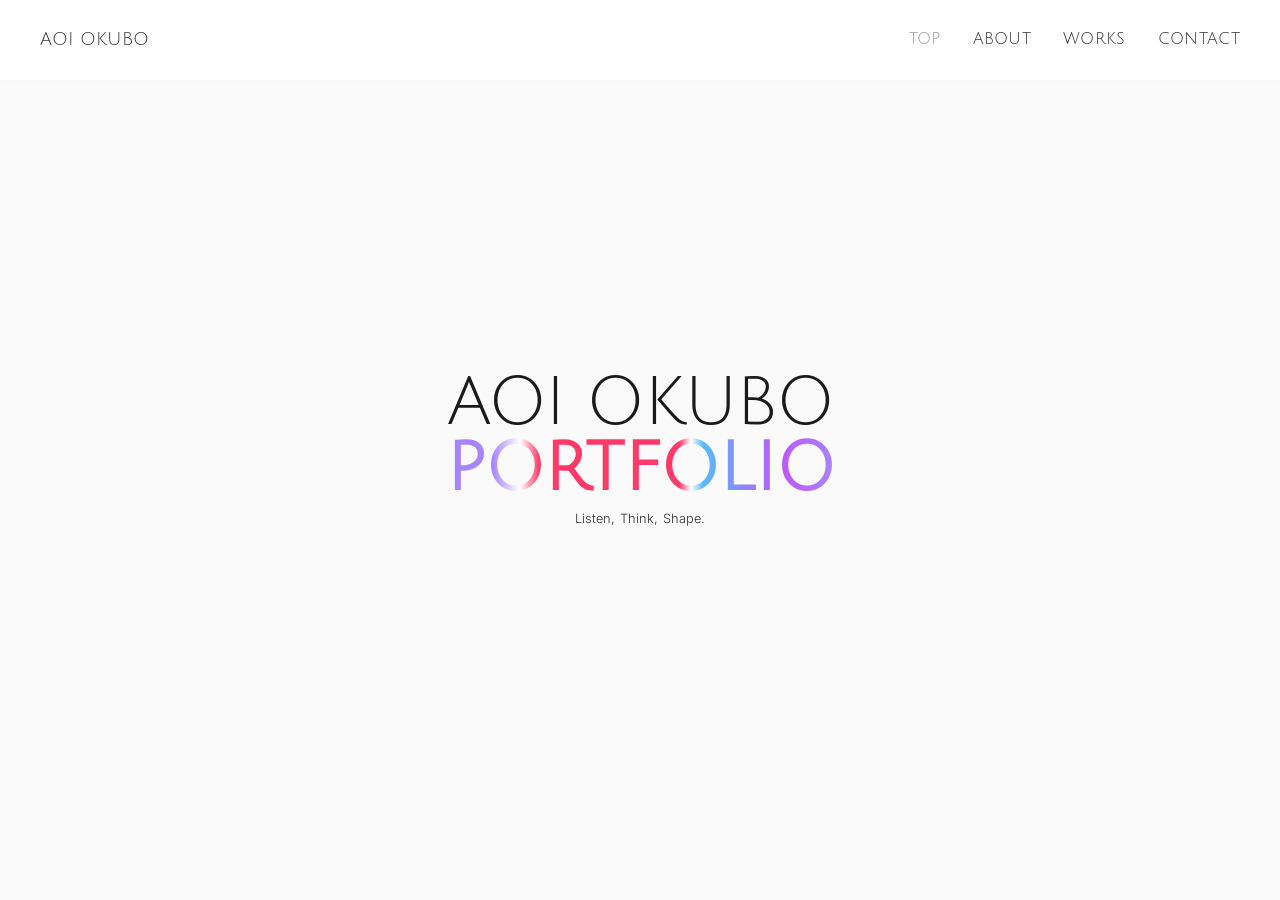
<file: index.html>
<!DOCTYPE html>
<html lang="ja">
<head>
  <meta charset="UTF-8">
  <meta name="viewport" content="width=device-width, initial-scale=1.0">
  <title>AOI OKUBO PORTFOLIO</title>
  <link rel="stylesheet" href="css/style.css">
  <link rel="stylesheet" href="https://fonts.googleapis.com/css2?family=Inter:wght@300;400&display=swap">
  <style>
    /* ===== TOP Page Specific ===== */
    body {
      overflow: hidden;
    }

    .hero {
      height: 100dvh;
      display: flex;
      align-items: center;
      justify-content: center;
      flex-direction: column;
      text-align: center;
      user-select: none;
    }

    .hero-name {
      font-family: 'Julius Sans One', sans-serif;
      font-weight: 400;
      font-size: clamp(40px, 5.2vw, 68px);
      letter-spacing: -0.03em;
      text-transform: uppercase;
      color: #1a1a1a;
      line-height: 100%;
      margin-bottom: 0;
    }

    .hero-title {
      font-family: 'Julius Sans One', sans-serif;
      font-weight: 700;
      font-size: clamp(40px, 5.2vw, 68px);
      letter-spacing: 0em;
      text-transform: uppercase;
      background: linear-gradient(90deg,rgba(166, 133, 255, 1) 0%, rgba(166, 133, 255, 1) 12%, rgba(255, 255, 255, 1) 19%, rgba(255, 58, 105, 1) 24%, rgba(255, 58, 105, 1) 60%, rgba(255, 255, 255, 1) 63%, rgba(87, 187, 251, 1) 66%, rgba(192, 87, 251, 1) 86%, rgba(166, 133, 255, 1) 100%);
      -webkit-background-clip: text;
      -webkit-text-fill-color: transparent;
      background-clip: text;
      line-height: 100%;
      margin-bottom: 4px;
    }

    .hero-subtitle {
      font-family: 'Inter', sans-serif;
      font-weight: 300;
      font-size: clamp(12px, 1vw, 16px);
      letter-spacing: 0.01em;
      color: #333333;
    }
  </style>
</head>
<body>

  <header>
    <a href="index.html" class="logo">AOI OKUBO</a>
    <nav>
      <a href="index.html" class="active">TOP</a>
      <a href="about.html">ABOUT</a>
      <a href="works.html">WORKS</a>
      <a href="contact.html">CONTACT</a>
    </nav>
    <button class="hamburger" id="hamburger" aria-label="メニューを開く">
      <span></span><span></span><span></span>
    </button>
  </header>

  <nav class="mobile-nav" id="mobile-nav">
    <button class="mobile-nav-close" id="mobile-nav-close" aria-label="閉じる">
      <svg xmlns="http://www.w3.org/2000/svg" viewBox="0 0 24 24" fill="none" stroke="currentColor" stroke-width="1.5" stroke-linecap="round">
        <line x1="4" y1="4" x2="20" y2="20"/><line x1="20" y1="4" x2="4" y2="20"/>
      </svg>
    </button>
    <a href="index.html" class="active">TOP</a>
    <a href="about.html">ABOUT</a>
    <a href="works.html">WORKS</a>
    <a href="contact.html">CONTACT</a>
  </nav>

  <main class="hero">
    <p class="hero-name">AOI OKUBO</p>
    <p class="hero-title">PORTFOLIO</p>
    <p class="hero-subtitle">Listen, Think, Shape.</p>
  </main>

  <script src="js/main.js"></script>
</body>
</html>
</file>
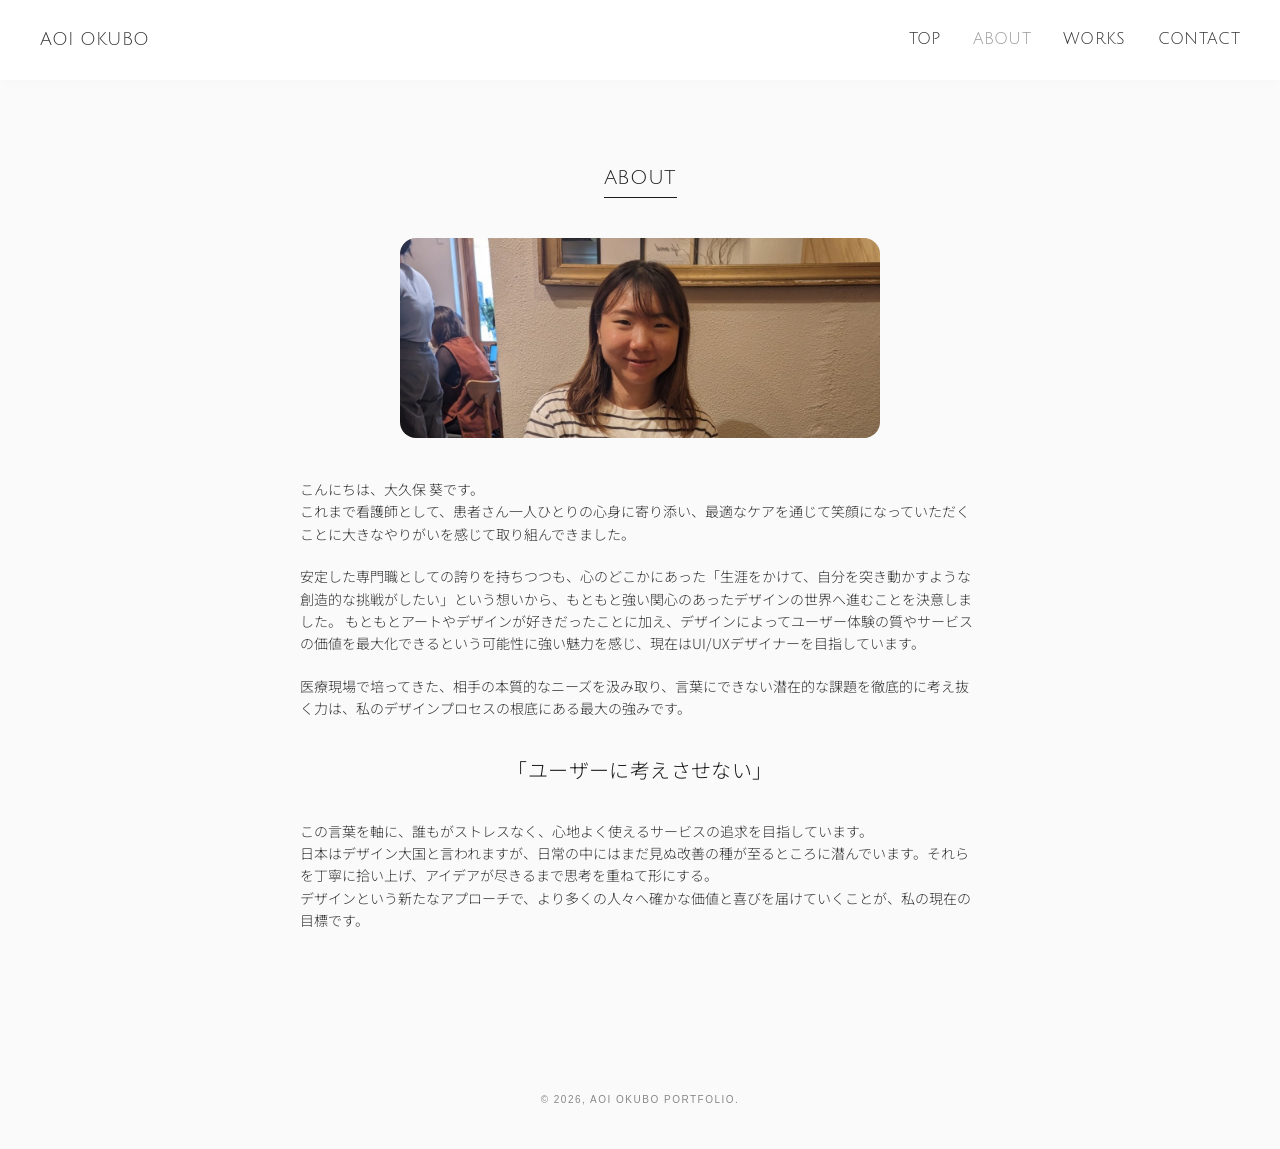
<file: about.html>
<!DOCTYPE html>
<html lang="ja">
<head>
  <meta charset="UTF-8">
  <meta name="viewport" content="width=device-width, initial-scale=1.0">
  <title>ABOUT | AOI OKUBO PORTFOLIO</title>
  <link rel="stylesheet" href="css/style.css">
  <style>
    /* ===== ABOUT Page Specific ===== */
    .about-section {
      max-width: 760px;
      margin: 0 auto;
      padding: 80px 40px 100px;
    }

    .about-title-wrapper {
      text-align: center;
      margin-bottom: 40px;
    }

    .about-photo {
      width: 480px;
      height: 200px;
      object-fit: cover;
      border-radius: 16px;
      margin: 0 auto 40px;
      display: block;
    }

    .about-photo-placeholder {
      width: 400px;
      height: 200px;
      background-color: #e8e8e8;
      border-radius: 16px;
      margin: 0 auto 40px;
    }

    .about-text {
      font-size: 14px;
      line-height: 1.6;
      color: #333333;
      margin-bottom: 20px;
    }

    .about-quote {
      text-align: center;
      font-family: 'Noto Sans JP', sans-serif;
      font-size: 20px;
      font-weight: 300;
      letter-spacing: 0.02em;
      margin: 32px 0 32px;
      color: #1a1a1a;
    }

    @media (max-width: 600px) {
      .about-section {
        padding: 60px 24px 80px;
      }

      .about-photo {
        width: 100%;
        height: 220px;
      }
    }
  </style>
</head>
<body>

  <header>
    <a href="index.html" class="logo">AOI OKUBO</a>
    <nav>
      <a href="index.html">TOP</a>
      <a href="about.html" class="active">ABOUT</a>
      <a href="works.html">WORKS</a>
      <a href="contact.html">CONTACT</a>
    </nav>
    <button class="hamburger" id="hamburger" aria-label="メニューを開く">
      <span></span><span></span><span></span>
    </button>
  </header>

  <nav class="mobile-nav" id="mobile-nav">
    <button class="mobile-nav-close" id="mobile-nav-close" aria-label="閉じる">
      <svg xmlns="http://www.w3.org/2000/svg" viewBox="0 0 24 24" fill="none" stroke="currentColor" stroke-width="1.5" stroke-linecap="round">
        <line x1="4" y1="4" x2="20" y2="20"/><line x1="20" y1="4" x2="4" y2="20"/>
      </svg>
    </button>
    <a href="index.html">TOP</a>
    <a href="about.html" class="active">ABOUT</a>
    <a href="works.html">WORKS</a>
    <a href="contact.html">CONTACT</a>
  </nav>

  <div class="page-wrapper">
    <section class="about-section">

      <div class="about-title-wrapper">
        <h1 class="section-title">ABOUT</h1>
      </div>

      <img
        src="images/profile.png"
        alt="大久保 葵"
        class="about-photo fade-in"
      >

      <p class="about-text fade-in">
        こんにちは、大久保 葵です。<br>
        これまで看護師として、患者さん一人ひとりの心身に寄り添い、最適なケアを通じて笑顔になっていただくことに大きなやりがいを感じて取り組んできました。
      </p>

      <p class="about-text fade-in">
        安定した専門職としての誇りを持ちつつも、心のどこかにあった「生涯をかけて、自分を突き動かすような創造的な挑戦がしたい」という想いから、もともと強い関心のあったデザインの世界へ進むことを決意しました。
        もともとアートやデザインが好きだったことに加え、デザインによってユーザー体験の質やサービスの価値を最大化できるという可能性に強い魅力を感じ、現在はUI/UXデザイナーを目指しています。
      </p>

      <p class="about-text fade-in">
        医療現場で培ってきた、相手の本質的なニーズを汲み取り、言葉にできない潜在的な課題を徹底的に考え抜く力は、私のデザインプロセスの根底にある最大の強みです。
      </p>

      <p class="about-quote fade-in">「ユーザーに考えさせない」</p>

      <p class="about-text fade-in">
        この言葉を軸に、誰もがストレスなく、心地よく使えるサービスの追求を目指しています。<br>
        日本はデザイン大国と言われますが、日常の中にはまだ見ぬ改善の種が至るところに潜んでいます。それらを丁寧に拾い上げ、アイデアが尽きるまで思考を重ねて形にする。<br>
        デザインという新たなアプローチで、より多くの人々へ確かな価値と喜びを届けていくことが、私の現在の目標です。
      </p>

    </section>
  </div>

  <footer class="site-footer">
      <p class="footer-copy fade-in">© 2026, AOI OKUBO PORTFOLIO.</p>
      
    </footer>
  
  <script src="js/main.js"></script>
</body>
</html>
</file>
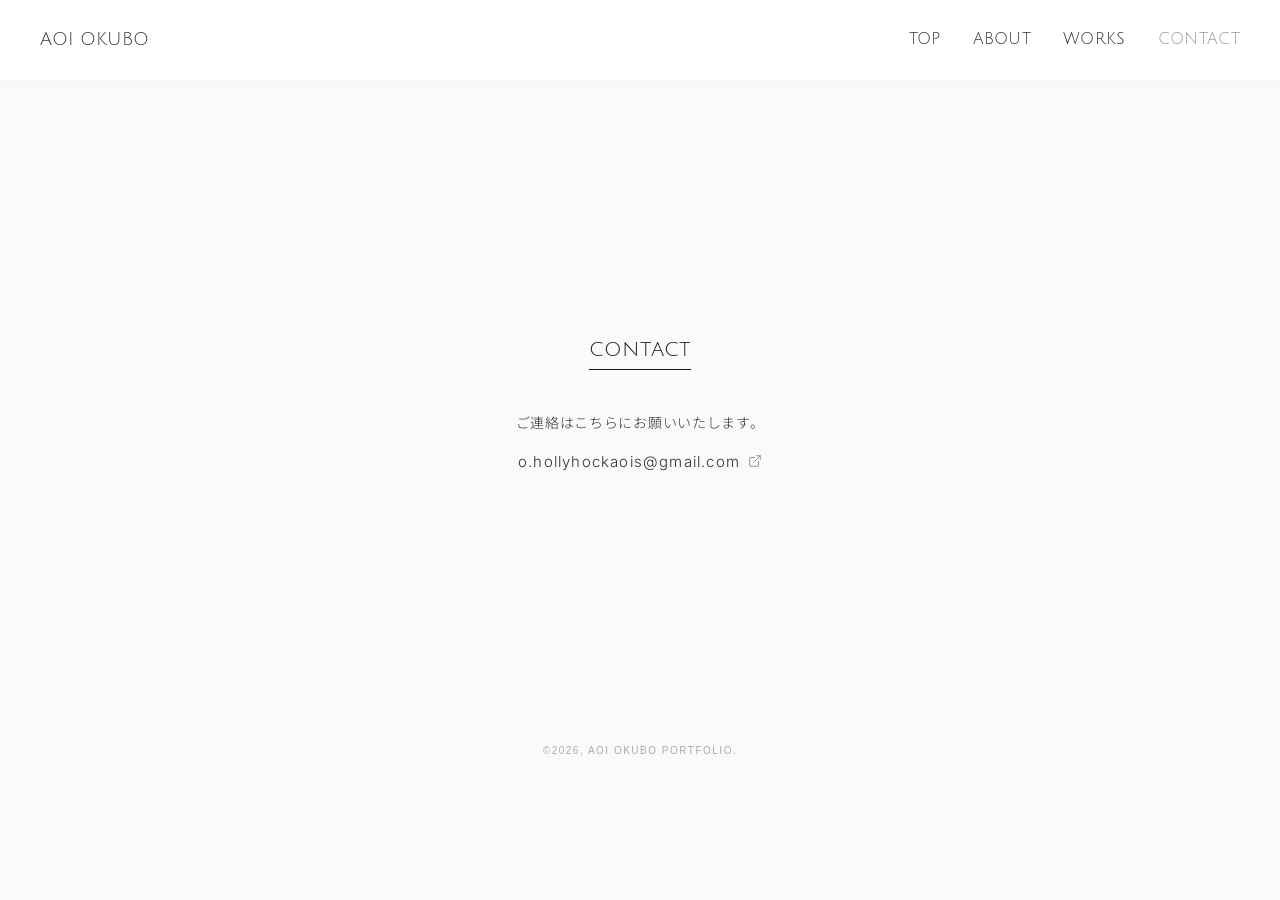
<file: contact.html>
<!DOCTYPE html>
<html lang="ja">
<head>
  <meta charset="UTF-8">
  <meta name="viewport" content="width=device-width, initial-scale=1.0">
  <title>CONTACT | AOI OKUBO PORTFOLIO</title>
  <link rel="stylesheet" href="css/style.css">
  <link rel="stylesheet" href="https://fonts.googleapis.com/css2?family=Inter:wght@300;400&display=swap">
  <style>
    /* ===== CONTACT Page Specific ===== */
    .contact-wrapper {
      min-height: calc(100vh - 80px);
      display: flex;
      flex-direction: column;
      justify-content: center;
    }

    .contact-section {
      text-align: center;
      padding: 80px 40px 60px;
      flex: 1;
      display: flex;
      flex-direction: column;
      align-items: center;
      justify-content: center;
    }

    .contact-title-wrapper {
      margin-bottom: 40px;
    }

    .contact-lead {
      font-size: 14px;
      color: #333333;
      margin-bottom: 12px;
      letter-spacing: 0.05em;
    }

    .contact-email {
      display: inline-flex;
      align-items: center;
      gap: 8px;
      font-family: 'Inter', sans-serif;
      font-weight: 300;
      font-size: 15px;
      letter-spacing: 0.08em;
      text-transform: none;
      color: #333333;
      border-bottom: 1px solid transparent;
      transition: border-color 0.25s ease, color 0.25s ease;
      padding-bottom: 2px;
    }

    .contact-email:hover {
      border-color: #333333;
      color: #555;
      opacity: 0.5
    }

    .contact-email svg {
      width: 14px;
      height: 14px;
      flex-shrink: 0;
      opacity: 0.6;
    }

    /* ===== Footer ===== */
    .site-footer {
      text-align: center;
      padding: 32px 20px 40px;
    }

    .footer-copy {
      font-family: 'Josefin Sans', sans-serif;
      font-weight: 300;
      font-size: 10px;
      letter-spacing: 0.15em;
      color: #aaa;
      margin-bottom: 20px;
    }

    .footer-social {
      display: flex;
      justify-content: center;
      align-items: center;
      gap: 24px;
    }

    .footer-social a {
      display: flex;
      align-items: center;
      transition: opacity 0.2s ease;
    }

    .footer-social a:hover {
      opacity: 0.5;
    }

    .footer-social img {
      display: block;
    }

    .footer-social img.icon-x {
      width: 20px;
      height: 20px;
    }

    .footer-social img.icon-note {
      width: 20px;
      height: 20px;
    }

    @media (max-width: 600px) {
      .contact-section {
        padding: 60px 24px 40px;
      }
    }
  </style>
</head>
<body>

  <header>
    <a href="index.html" class="logo">AOI OKUBO</a>
    <nav>
      <a href="index.html">TOP</a>
      <a href="about.html">ABOUT</a>
      <a href="works.html">WORKS</a>
      <a href="contact.html" class="active">CONTACT</a>
    </nav>
    <button class="hamburger" id="hamburger" aria-label="メニューを開く">
      <span></span><span></span><span></span>
    </button>
  </header>

  <nav class="mobile-nav" id="mobile-nav">
    <button class="mobile-nav-close" id="mobile-nav-close" aria-label="閉じる">
      <svg xmlns="http://www.w3.org/2000/svg" viewBox="0 0 24 24" fill="none" stroke="currentColor" stroke-width="1.5" stroke-linecap="round">
        <line x1="4" y1="4" x2="20" y2="20"/><line x1="20" y1="4" x2="4" y2="20"/>
      </svg>
    </button>
    <a href="index.html">TOP</a>
    <a href="about.html">ABOUT</a>
    <a href="works.html">WORKS</a>
    <a href="contact.html" class="active">CONTACT</a>
  </nav>

  <div class="page-wrapper contact-wrapper">

    <section class="contact-section">
      <div class="contact-title-wrapper">
        <h1 class="section-title fade-in">CONTACT</h1>
      </div>

      <p class="contact-lead fade-in">ご連絡はこちらにお願いいたします。</p>

      <a
        href="mailto:o.hollyhockaois@gmail.com"
        class="contact-email fade-in"
        target="_blank"
        rel="noopener noreferrer"
      >
        o.hollyhockaois@gmail.com
        <!-- 外部リンクアイコン -->
        <svg xmlns="http://www.w3.org/2000/svg" viewBox="0 0 24 24" fill="none" stroke="currentColor" stroke-width="1.5" stroke-linecap="round" stroke-linejoin="round">
          <path d="M18 13v6a2 2 0 0 1-2 2H5a2 2 0 0 1-2-2V8a2 2 0 0 1 2-2h6"/>
          <polyline points="15 3 21 3 21 9"/>
          <line x1="10" y1="14" x2="21" y2="3"/>
        </svg>
      </a>
    </section>

    <footer class="site-footer">
      <p class="footer-copy fade-in">©2026, AOI OKUBO PORTFOLIO.</p>
      
    </footer>

  </div>

  <script src="js/main.js"></script>
</body>
</html>
</file>
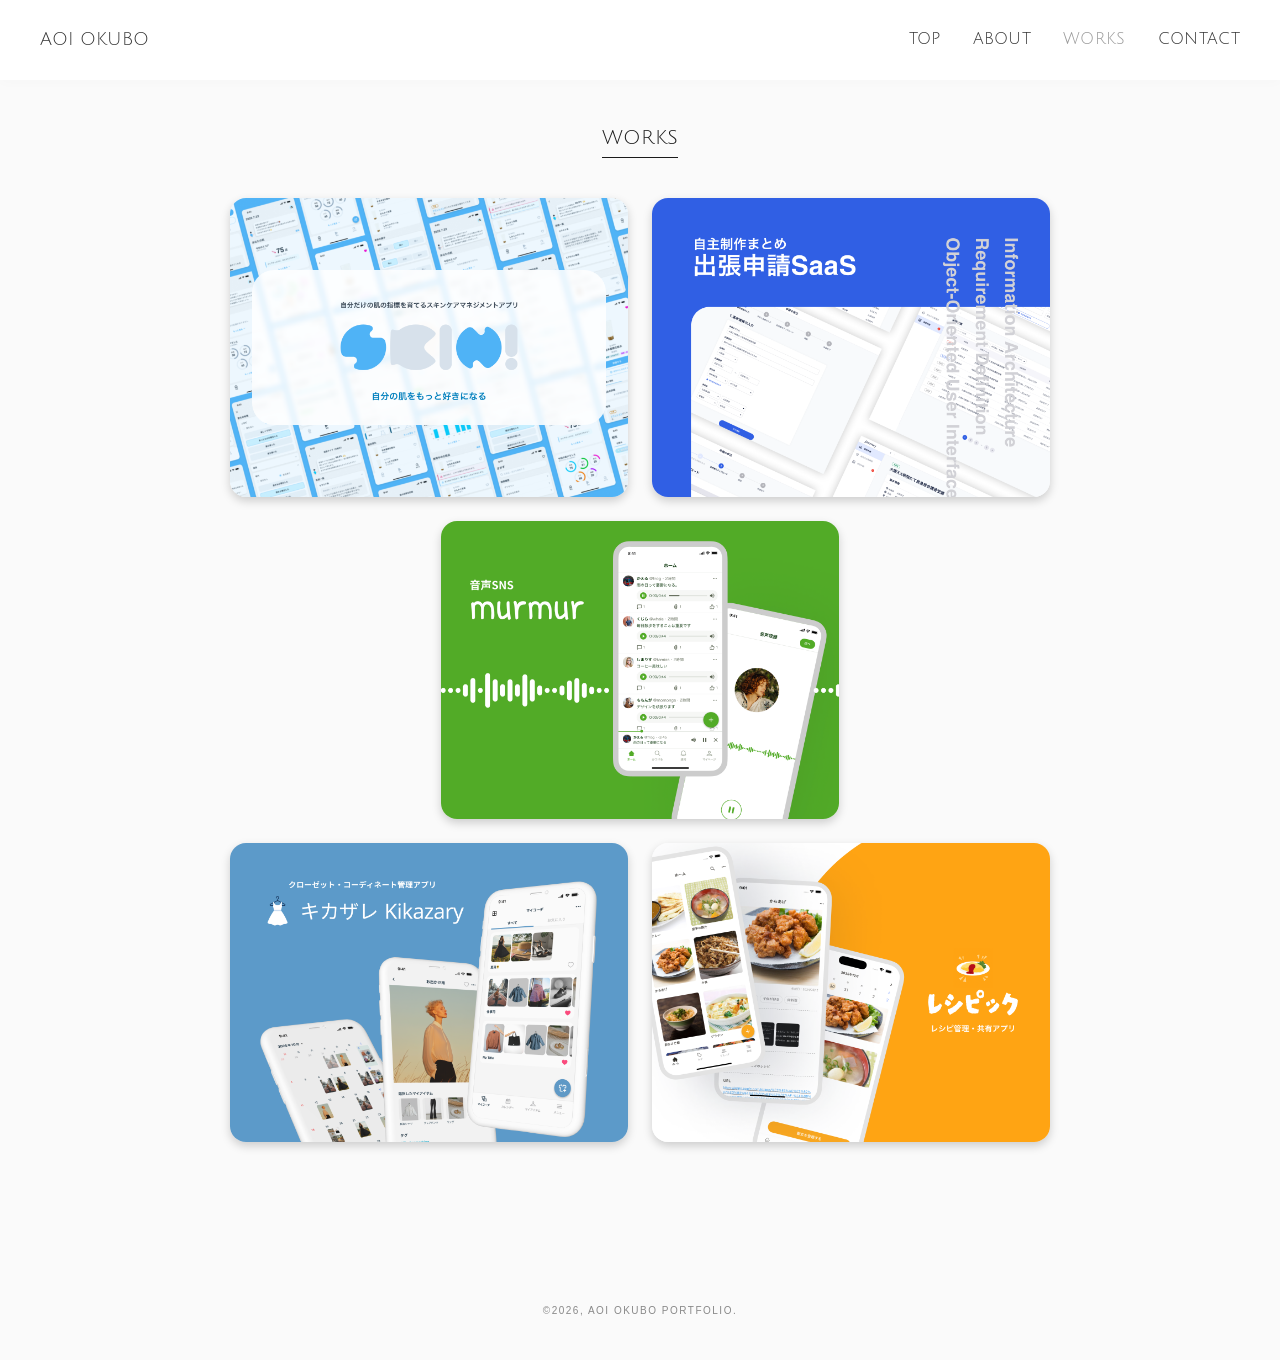
<file: works.html>
<!DOCTYPE html>
<html lang="ja">
<head>
  <meta charset="UTF-8">
  <meta name="viewport" content="width=device-width, initial-scale=1.0">
  <title>WORKS | AOI OKUBO PORTFOLIO</title>
  <link rel="stylesheet" href="css/style.css">
  <style>
    /* ===== WORKS Page Specific ===== */
    .works-section {
      max-width: 900px;
      margin: 0 auto;
      padding: 40px 40px 120px;
    }

    .works-title-wrapper {
      text-align: center;
      margin-bottom: 40px;
    }

    /* グリッドレイアウト */
    .works-grid {
      display: grid;
      /* 1つのカードの最小幅を300pxにし、画面に収まらない場合は自動で1列になります */
      grid-template-columns: repeat(auto-fit, minmax(300px, 1fr));
      gap: 24px;
    }

    /* murmur は他カードと同サイズで中央配置 */
    .work-card.center {
      grid-column: 1 / -1;
      width: calc(50% - 12px);
      margin: 0 auto;
    }

    /* カード本体 */
    .work-card {
      display: block;
      border-radius: 16px;
      overflow: hidden;
      cursor: pointer;
      text-decoration: none;
      color: inherit;
      transition: transform 0.3s ease, box-shadow 0.3s ease;
      position: relative;
      box-shadow: 0 4px 10px rgba(0, 0, 0, 0.18);
    }

    .work-card:hover {
      transform: translateY(-6px);
      box-shadow: 0 20px 40px rgba(0, 0, 0, 0.12);
    }

    .work-card img {
      width: 100%;
      display: block;
      aspect-ratio: 4 / 3;
      object-fit: cover;
    }

    @media (max-width: 640px) {
      .works-grid {
        grid-template-columns: 1fr;
      }

      .work-card.center {
        width: 100%;
      }

      .works-section {
        padding: 60px 24px 80px;
      }
    }
  </style>
</head>
<body>

  <header>
    <a href="index.html" class="logo">AOI OKUBO</a>
    <nav>
      <a href="index.html">TOP</a>
      <a href="about.html">ABOUT</a>
      <a href="works.html" class="active">WORKS</a>
      <a href="contact.html">CONTACT</a>
    </nav>
    <button class="hamburger" id="hamburger" aria-label="メニューを開く">
      <span></span><span></span><span></span>
    </button>
  </header>

  <nav class="mobile-nav" id="mobile-nav">
    <button class="mobile-nav-close" id="mobile-nav-close" aria-label="閉じる">
      <svg xmlns="http://www.w3.org/2000/svg" viewBox="0 0 24 24" fill="none" stroke="currentColor" stroke-width="1.5" stroke-linecap="round">
        <line x1="4" y1="4" x2="20" y2="20"/><line x1="20" y1="4" x2="4" y2="20"/>
      </svg>
    </button>
    <a href="index.html">TOP</a>
    <a href="about.html">ABOUT</a>
    <a href="works.html" class="active">WORKS</a>
    <a href="contact.html">CONTACT</a>
  </nav>

  <div class="page-wrapper">
    <section class="works-section">

      <div class="works-title-wrapper">
        <h1 class="section-title">WORKS</h1>
      </div>

      <div class="works-grid">

        <!-- SKIN. -->
        <a href="https://www.notion.so/SKIN-c5800a8bf02b40b3baf8d1d3999a6db7?source=copy_link" class="work-card card-skin fade-in" target="_blank" rel="noopener noreferrer">
          <img src="images/work-skin.png" alt="SKIN.">
        </a>

        <!-- 出張申請SaaS -->
        <a href="https://www.notion.so/journey-SaaS-53c1745111f34d06a0233873adedd573?source=copy_link" class="work-card card-saas fade-in" target="_blank" rel="noopener noreferrer">
          <img src="images/work-saas.png" alt="出張申請SaaS">
        </a>

        <!-- murmur（中央1カラム） -->
        <a href="https://www.notion.so/murmur-SNS-42f8c5a40ace4dd4a57363bbbc736131?source=copy_link" class="work-card card-murmur center fade-in" target="_blank" rel="noopener noreferrer">
          <img src="images/work-murmur.png" alt="murmur">
        </a>

        <!-- キカザレ Kikazary -->
        <a href="https://www.notion.so/Kikazary-34bec27604cd80e1b961d09e0e419a4c?source=copy_link" class="work-card card-kikazary fade-in" target="_blank" rel="noopener noreferrer">
          <img src="images/work-kikazary.png" alt="キカザレ Kikazary">
        </a>

        <!-- レシピック -->
        <a href="https://www.notion.so/283ec27604cd8073b34ae0d9422554da?source=copy_link" class="work-card card-recipe fade-in" target="_blank" rel="noopener noreferrer">
          <img src="images/work-recipe.png" alt="レシピック">
        </a>

      </div>
    </section>
  </div>

  <footer class="site-footer">
      <p class="footer-copy fade-in">©2026, AOI OKUBO PORTFOLIO.</p>
      
    </footer>

  <script src="js/main.js"></script>
</body>
</html>
</file>
<file: css/style.css>
/* ===== Google Fonts Import ===== */
@import url('https://fonts.googleapis.com/css2?family=Cormorant+Garamond:wght@300;400&family=Julius+Sans+One:wght@100;300;400&family=Noto+Sans+JP:wght@300;400&display=swap');

/* ===== Reset ===== */
*, *::before, *::after {
  margin: 0;
  padding: 0;
  box-sizing: border-box;
}

html {
  scroll-behavior: smooth;
}

body {
  background-color: #fafafa;
  color: #1a1a1a;
  font-family: 'Noto Sans JP', sans-serif;
  font-weight: 300;
  line-height: 1.8;
  -webkit-font-smoothing: antialiased;
}

a {
  color: inherit;
  text-decoration: none;
}

img {
  max-width: 100%;
  display: block;
}

/* ===== Header & Navigation ===== */
header {
  position: fixed;
  top: 0;
  left: 0;
  width: 100%;
  height: 60px;
  display: flex;
  align-items: center;
  justify-content: space-between;
  padding: 40px;
  z-index: 100;
  background-color: rgb(255, 255, 255);
  backdrop-filter: blur(6px);
  box-shadow: 0 2px 12px rgba(0, 0, 0, 0.02);
}

.logo {
  font-family: 'JULIUS Sans One', sans-serif;
  font-weight: 300;
  font-size: 18px;
  letter-spacing: 0em;
  line-height: 140%;
  text-transform: uppercase;
  color: #333333;
}

nav {
  display: flex;
  gap: 32px;
}

nav a {
  font-family: 'Julius Sans One', sans-serif;
  font-weight: 400;
  font-size: 16px;
  line-height: 160%;
  letter-spacing: 0.02em;
  text-transform: uppercase;
  color: #333333;
  transition: opacity 0.2s ease;
  position: relative;
}

nav a::after {
  content: '';
  position: absolute;
  bottom: -3px;
  left: 0;
  width: 0;
  height: 1px;
  background-color: #1a1a1a;
  transition: width 0.25s ease;
}

nav a:hover {
  opacity: 0.5;
}

nav a:hover::after {
  width: 100%;
}

nav a.active {
  opacity: 0.5;
}

/* ===== Section Title ===== */
.section-title {
  font-family: 'Julius Sans One', sans-serif;
  font-weight: 400;
  font-size: 20px;
  letter-spacing: 0.01em;
  text-transform: uppercase;
  text-align: center;
  margin-bottom: 0em;
  display: inline-block;
}

.section-title::after {
  content: '';
  display: block;
  width: 100%;
  height: 1px;
  background-color: #1a1a1a;
  margin-top: 1px;
}

/* ===== Page Wrapper ===== */
.page-wrapper {
  padding-top: 80px;
  min-height: 100vh;
}

/* ===== Footer ===== */
footer {
  text-align: center;
  padding: 40px 20px;
  font-family: 'Josefin Sans', sans-serif;
  font-weight: 300;
  font-size: 10px;
  letter-spacing: 0.15em;
  color: #888;
}

.footer-social {
  display: flex;
  justify-content: center;
  gap: 24px;
  margin-top: 16px;
}

.footer-social a {
  display: flex;
  align-items: center;
  justify-content: center;
  transition: opacity 0.2s ease;
}

.footer-social a:hover {
  opacity: 0.5;
}

.footer-social img {
  width: 20px;
  height: 20px;
}

/* ===== Fade-in animation ===== */
.fade-in {
  opacity: 0;
  transform: translateY(20px);
  transition: opacity 0.7s ease, transform 0.7s ease;
}

.fade-in.visible {
  opacity: 1;
  transform: translateY(0);
}

/* ===== Hamburger Button ===== */
.hamburger {
  display: none;
  flex-direction: column;
  justify-content: center;
  gap: 5px;
  background: none;
  border: none;
  cursor: pointer;
  padding: 4px;
  z-index: 110;
}

.hamburger span {
  display: block;
  width: 22px;
  height: 1.5px;
  background-color: #1a1a1a;
}

/* ===== Mobile Nav Fullscreen Overlay ===== */
.mobile-nav {
  position: fixed;
  inset: 0;
  width: 100%;
  height: 100vh;
  background-color: #fafafa;
  display: flex;
  flex-direction: column;
  align-items: center;
  justify-content: center;
  gap: 48px;
  z-index: 200;
  opacity: 0;
  pointer-events: none;
  transition: opacity 0.3s ease;
}

.mobile-nav.open {
  opacity: 1;
  pointer-events: auto;
}

.mobile-nav-close {
  position: absolute;
  top: 0;
  right: 24px;
  height: 60px;
  display: flex;
  align-items: center;
  background: none;
  border: none;
  cursor: pointer;
  padding: 4px;
  color: #1a1a1a;
}

.mobile-nav-close svg {
  width: 20px;
  height: 20px;
  display: block;
}

.mobile-nav a {
  font-family: 'Julius Sans One', sans-serif;
  font-weight: 400;
  font-size: 20px;
  letter-spacing: 0.25em;
  text-transform: uppercase;
  color: #1a1a1a;
  text-align: center;
}

.mobile-nav a.active {
  opacity: 0.4;
}

/* ===== Responsive ===== */
@media (max-width: 768px) {
  header {
    padding: 0 24px;
    height: 60px;
  }

  nav {
    display: none;
  }

  .hamburger {
    display: flex;
  }
}
</file>
